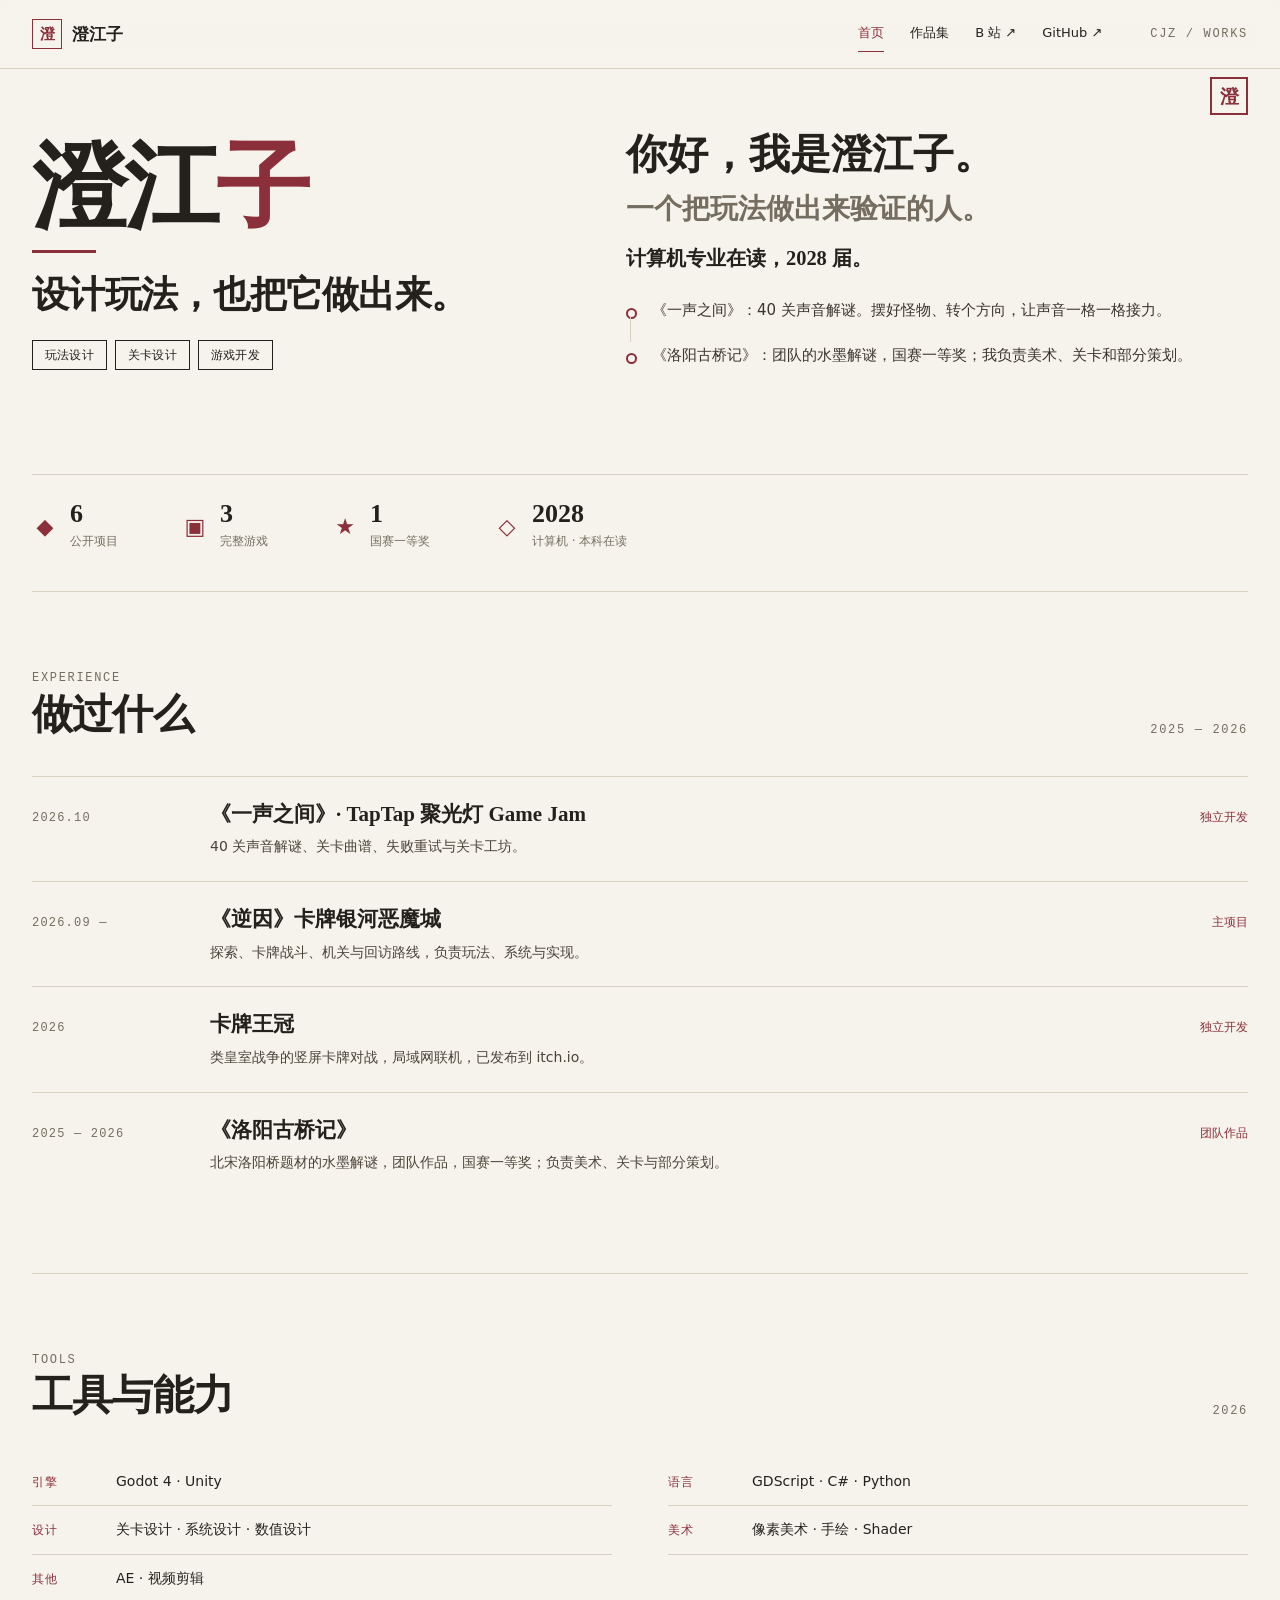
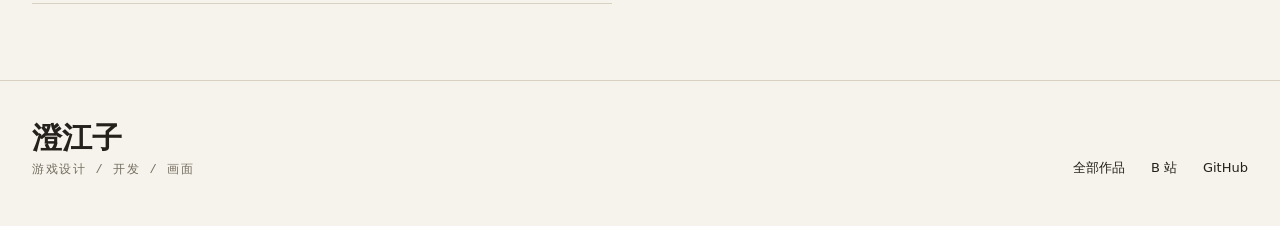
<file: index.html>
<!doctype html><html lang="zh-CN"><head>
<meta charset="utf-8"><meta name="viewport" content="width=device-width, initial-scale=1">
<title>澄江子 · 作品集</title>
<meta name="theme-color" content="#f6f3ec">
<meta name="description" content="澄江子的作品：游戏设计、开发与画面。">
<link rel="icon" href="[data-uri]"><link rel="apple-touch-icon" href="[data-uri]">
<style>:root{--paper:#f6f3ec;--paper-2:#efe9dc;--ink:#24211c;--soft:#746d60;--line:#d8d1c2;--red:#8b2f3a;--serif:"Noto Serif SC","Songti SC",serif;--sans:"Noto Sans SC","PingFang SC",system-ui,sans-serif;--mono:ui-monospace,"Cascadia Mono",Consolas,monospace;--shell:min(1240px,calc(100% - 64px));}*{box-sizing:border-box;}html{scroll-behavior:smooth;}body{margin:0;background:var(--paper);color:var(--ink);font-family:var(--sans);font-size:16px;line-height:1.7;-webkit-font-smoothing:antialiased;}img{max-width:100%;display:block;}a{color:inherit;}button{font:inherit;color:inherit;}.shell{width:var(--shell);margin-inline:auto;}.mono{font-family:var(--mono);font-size:12px;letter-spacing:.14em;text-transform:uppercase;color:var(--soft);}.site-header{position:sticky;top:0;z-index:40;background:color-mix(in srgb,var(--paper) 92%,transparent);backdrop-filter:blur(8px);border-bottom:1px solid var(--line);}.header-inner{display:flex;align-items:center;gap:28px;min-height:68px;}.brand{display:flex;align-items:center;gap:10px;text-decoration:none;font:600 17px/1 var(--serif);}.brand-seal{display:grid;place-items:center;width:30px;height:30px;border:1px solid var(--red);color:var(--red);font-size:15px;}.nav{display:flex;gap:26px;margin-left:auto;font-size:13px;}.nav a{text-decoration:none;padding-block:6px;border-bottom:1px solid transparent;}.nav a:hover,.nav a[aria-current="page"]{border-color:var(--red);color:var(--red);}.header-code{margin-left:20px;}.menu-btn{display:none;margin-left:auto;border:1px solid var(--line);background:transparent;padding:8px 12px;font-size:12px;}.hero{display:grid;grid-template-columns:minmax(0,.92fr) minmax(0,1.08fr);gap:64px;padding-block:64px 40px;align-items:end;}.hero-left{display:flex;flex-direction:column;justify-content:flex-end;gap:18px;}.hero-name{margin:0;font:700 clamp(56px,7.4vw,104px)/0.92 var(--serif);letter-spacing:-.03em;}.hero-name em{font-style:normal;color:var(--red);}.hero-title{margin:0;font:600 clamp(26px,2.9vw,42px)/1.28 var(--serif);letter-spacing:-.02em;}.tags{display:flex;flex-wrap:wrap;gap:8px;margin-top:4px;}.tag{padding:8px 12px;border:1px solid var(--ink);font:500 12px/1 var(--sans);letter-spacing:.02em;}.hero-right{display:flex;flex-direction:column;gap:16px;}.hero-welcome{font:700 clamp(26px,3.2vw,44px)/1.05 var(--serif);margin:0;}.hero-love{font:700 clamp(20px,2.2vw,30px)/1.2 var(--serif);margin:0;color:var(--soft);}.hero-lead{margin:0;font:600 clamp(17px,1.6vw,21px)/1.6 var(--serif);}.intro-list{list-style:none;margin:6px 0 0;padding:0;display:grid;gap:18px;}.intro-list li{position:relative;padding-left:26px;font-size:15px;line-height:1.85;color:#3b352c;}.intro-list li::before{content:"";position:absolute;left:0;top:11px;width:7px;height:7px;background:var(--paper);border:2px solid var(--red);border-radius:50%;}.intro-list li::after{content:"";position:absolute;left:4.5px;top:20px;bottom:-18px;width:1px;background:var(--line);}.intro-list li:last-child::after{display:none;}.stats{display:flex;flex-wrap:wrap;gap:28px 64px;margin-top:40px;padding-top:26px;border-top:1px solid var(--line);}.stat{display:flex;align-items:center;gap:12px;}.stat b{display:block;font:700 26px/1 var(--serif);}.stat span{display:block;font-size:12px;color:var(--soft);margin-top:4px;}.stat i{font-style:normal;font-size:22px;color:var(--red);width:26px;text-align:center;}.section{padding-block:76px;border-top:1px solid var(--line);}.section-head{display:flex;align-items:end;justify-content:space-between;gap:24px;margin-bottom:36px;}.section-head h2{margin:0;font:600 clamp(28px,3.2vw,44px)/1.25 var(--serif);letter-spacing:-.02em;}.section-head .mono{margin:0;}.section-intro{max-width:44em;color:#3b352c;margin:-14px 0 34px;}.exp-list{display:grid;gap:0;}.exp-row{display:grid;grid-template-columns:150px minmax(0,1fr) 190px;gap:28px;padding:22px 0;border-top:1px solid var(--line);align-items:baseline;}.exp-row:last-child{border-bottom:0;}.exp-row time{font-family:var(--mono);font-size:12px;letter-spacing:.1em;color:var(--soft);}.exp-row h3{margin:0;font:600 21px/1.45 var(--serif);}.exp-row p{margin:6px 0 0;font-size:14px;color:#4a4338;max-width:44em;}.exp-row .role{text-align:right;font-size:12px;color:var(--red);}.skills{display:grid;grid-template-columns:minmax(0,1fr) 280px;gap:36px;align-items:start;}.game-wrap{position:relative;border:1px solid var(--ink);background:#1f1c18;}#skill-canvas{display:block;width:100%;height:auto;aspect-ratio:16/8;background:#1f1c18;}.game-hud{position:absolute;inset:auto 0 0;display:flex;justify-content:space-between;padding:12px 14px;color:#f6f3ec;font:12px/1 var(--mono);letter-spacing:.12em;}.game-hint{margin:10px 0 0;font-size:12px;color:var(--soft);}.skill-list{list-style:none;margin:0;padding:0;display:grid;grid-template-columns:repeat(2,minmax(0,1fr));gap:0 56px;}.skill-list li{display:flex;gap:20px;align-items:baseline;padding:12px 0;border-bottom:1px solid var(--line);font-size:14px;}.skill-label{flex:0 0 64px;color:var(--red);font-size:12px;letter-spacing:.08em;}.skill-items{color:var(--ink);}.p3{--skew:-10deg;padding-block:72px 88px;overflow:hidden;}.p3-title{margin:0;font:700 clamp(52px,7vw,108px)/0.88 var(--serif);letter-spacing:-.045em;}.typewriter{margin:22px 0 0;font:600 clamp(24px,3.4vw,48px)/1.2 var(--serif);min-height:1.3em;}.typewriter em{font-style:normal;color:var(--red);}.p3-panel{margin-top:30px;padding:20px 0 0;background:transparent;border-top:2px solid var(--ink);max-width:46em;}.p3-panel>div{}.p3-panel p{margin:0 0 10px;font-size:15px;line-height:1.9;}.p3-panel p:last-child{margin-bottom:0;}.role-menu{display:grid;gap:16px;margin-top:44px;}.role-row{display:grid;grid-template-columns:92px minmax(0,1fr) auto;gap:28px;align-items:baseline;padding:22px 0;background:transparent;border-top:1px solid var(--line);text-decoration:none;transition:color .18s ease;}.role-row:last-child{border-bottom:1px solid var(--line);}.role-row>*{}.role-row:nth-child(2){margin-left:0;}.role-row:nth-child(3){margin-left:0;}.role-row:nth-child(4){margin-left:0;}.role-row:hover{color:var(--red);}.role-row .num{font:700 34px/1 var(--serif);color:var(--red);font-variant-numeric:tabular-nums;}.role-row h3{margin:0;font:600 24px/1.3 var(--serif);}.role-row p{margin:6px 0 0;font-size:13px;line-height:1.8;color:var(--soft);}.role-row:hover p,.role-row:hover .count{color:var(--soft);}.role-row .count{font-family:var(--mono);font-size:12px;letter-spacing:.1em;white-space:nowrap;}.part{padding-block:68px;border-top:2px solid var(--ink);}.part-alt{border-top-width:1px;border-top-style:solid;}.part-head{display:grid;grid-template-columns:90px minmax(0,1fr);gap:28px;margin-bottom:34px;}.part-head .num{display:grid;place-items:center;width:58px;height:58px;border:2px solid var(--red);color:var(--red);font:700 22px/1 var(--serif);font-variant-numeric:tabular-nums;}.part-head h2{margin:0;font:600 clamp(28px,3.4vw,46px)/1.2 var(--serif);letter-spacing:-.02em;}.part-head p{margin:8px 0 0;color:var(--soft);font-size:14px;max-width:46em;}.showcase{display:grid;grid-template-columns:minmax(0,1.55fr) minmax(0,1fr);grid-template-rows:repeat(2,minmax(0,1fr));gap:28px;align-items:stretch;}.showcase .card{display:grid;grid-template-columns:minmax(0,1fr);grid-template-rows:minmax(0,1fr) auto;min-width:0;}.showcase .card-visual{aspect-ratio:auto;height:100%;width:100%;min-width:0;}.showcase .card-visual img{width:100%;height:100%;}.showcase .card-feature{grid-row:1 / span 2;}.showcase-stack{display:contents;}.showcase-stack{display:grid;gap:28px;}.card{display:block;text-decoration:none;}.card-visual{display:block;position:relative;overflow:hidden;background:#ded7c8;}.card-visual img{width:100%;height:100%;object-fit:cover;transition:transform .6s cubic-bezier(.16,1,.3,1);}.card:hover .card-visual img{transform:scale(1.03);}.card-feature .card-visual{aspect-ratio:16/10;}.card-small .card-visual{aspect-ratio:16/10;}.card-body{padding:16px 0 0;}.card-meta{display:flex;gap:12px;font-family:var(--mono);font-size:12px;letter-spacing:.1em;color:var(--soft);text-transform:uppercase;}.card-body h3{margin:8px 0 0;font:600 24px/1.35 var(--serif);}.card:hover h3{color:var(--red);}.card-body p{margin:8px 0 0;font-size:14px;color:#4a4338;max-width:40em;}.card-role{font-size:12px;color:var(--soft);margin-top:10px;}.card-open{display:flex;align-items:center;justify-content:space-between;gap:20px;margin-top:14px;padding-top:12px;border-top:1px solid var(--line);font-size:12px;}.card-open .mono{color:var(--ink);font-family:var(--sans);font-size:12px;letter-spacing:0;text-transform:none;}.grid{display:grid;grid-template-columns:repeat(2,minmax(0,1fr));gap:34px 28px;}.grid-3{display:grid;grid-template-columns:repeat(3,minmax(0,1fr));gap:30px 24px;}.project-hero{padding:36px 0 40px;border-bottom:4px solid var(--ink);}.back{display:inline-flex;align-items:center;gap:8px;text-decoration:none;font:11px/1 var(--mono);letter-spacing:.14em;color:var(--soft);}.back:hover{color:var(--red);}.badges{display:flex;gap:10px;margin:26px 0 0;}.badge{padding:8px 10px;border:2px solid var(--ink);font:700 11px/1 var(--mono);letter-spacing:.12em;}.project-hero-grid{display:grid;grid-template-columns:minmax(0,1fr) minmax(0,1.05fr);gap:56px;align-items:center;margin-top:22px;}.project-hero h1{margin:0;font:700 clamp(40px,5vw,72px)/1.08 var(--serif);letter-spacing:-.03em;}.project-hero .role-tags{margin-top:22px;}.project-cover{border:1px solid var(--ink);background:#ded7c8;}.project-cover img{width:100%;aspect-ratio:16/10;object-fit:cover;}.project-links{display:flex;gap:18px;margin-top:24px;flex-wrap:wrap;}.project-links a{display:inline-flex;gap:10px;align-items:center;padding:10px 16px;border:1px solid var(--ink);text-decoration:none;font-size:13px;}.project-links a:hover{background:var(--ink);color:var(--paper);}.meta-strip{display:grid;grid-template-columns:repeat(4,minmax(0,1fr));gap:20px;padding:22px 0;margin-top:26px;border-top:1px solid var(--line);border-bottom:1px solid var(--line);}.meta-strip dt{font-family:var(--mono);font-size:12px;letter-spacing:.12em;color:var(--soft);margin-bottom:6px;}.meta-strip dd{margin:0;font-size:14px;}.project-body{display:grid;grid-template-columns:190px minmax(0,1fr);gap:56px;padding-block:60px;align-items:start;}.project-rail{position:sticky;top:96px;display:grid;gap:6px;}.project-rail a{padding:9px 12px;border-left:1px solid var(--line);text-decoration:none;font-size:13px;color:var(--soft);}.project-rail a[aria-current]{color:var(--red);border-color:var(--red);}.project-article>section{padding-bottom:46px;margin-bottom:40px;border-bottom:1px solid var(--line);scroll-margin-top:96px;}.project-article h2{margin:0 0 18px;font:600 clamp(24px,2.6vw,34px)/1.3 var(--serif);}.project-article p{margin:0 0 16px;max-width:46em;}.points{margin:14px 0 0;padding-left:20px;}.points li{margin-bottom:8px;font-size:15px;line-height:1.85;}.case-item{display:grid;gap:16px;padding:24px 0;border-top:1px solid var(--line);}.case-item .mono{color:var(--red);}.case-item h3{margin:6px 0 0;font:600 24px/1.4 var(--serif);}.case-item figure{margin:8px 0 0;}.case-item img{width:100%;border:1px solid var(--line);}.case-item figcaption{margin-top:8px;font-size:12px;color:var(--soft);}.gallery{display:grid;grid-template-columns:repeat(2,minmax(0,1fr));gap:20px;}.gallery figure{margin:0;}.gallery figure:only-child{grid-column:1 / -1;}.gallery img{width:100%;border:1px solid var(--line);}.gallery figcaption{margin-top:8px;font-size:12px;color:var(--soft);}.next-project{display:grid;grid-template-columns:minmax(0,1fr) 260px;gap:40px;align-items:center;padding-block:56px;border-top:1px solid var(--ink);text-decoration:none;}.next-project .mono{color:var(--soft);}.next-project strong{display:block;font:700 clamp(32px,4vw,56px)/1.1 var(--serif);margin-top:10px;}.next-project:hover strong{color:var(--red);}.next-project img{width:100%;border:1px solid var(--ink);aspect-ratio:16/10;object-fit:cover;}.site-footer{border-top:1px solid var(--line);padding-block:40px 46px;}.footer-inner{display:flex;flex-wrap:wrap;gap:24px;align-items:end;justify-content:space-between;}.footer-name{font:700 30px/1.1 var(--serif);}.footer-links{display:flex;gap:26px;font-size:13px;}.footer-links a{text-decoration:none;border-bottom:1px solid transparent;}.footer-links a:hover{border-color:var(--red);color:var(--red);}@media (max-width:1080px){:root{--shell:min(1240px,calc(100% - 44px));}.hero{grid-template-columns:1fr;gap:36px;padding-block:44px 30px;}.hero-name{font-size:clamp(52px,10vw,84px);}.stats{gap:22px 40px;}.skills{grid-template-columns:1fr;}.project-hero-grid{grid-template-columns:1fr;gap:30px;}.project-body{grid-template-columns:1fr;gap:28px;}.project-rail{position:static;display:flex;flex-wrap:wrap;gap:8px;}.project-rail a{border:1px solid var(--line);}.grid-3{grid-template-columns:repeat(2,minmax(0,1fr));}.exp-row{grid-template-columns:120px minmax(0,1fr);}.exp-row .role{grid-column:2;text-align:left;}}@media (max-width:760px){:root{--shell:calc(100% - 32px);}.nav{display:none;}.nav.is-open{display:flex;position:absolute;inset:68px 0 auto;flex-direction:column;gap:0;background:var(--paper);border-bottom:1px solid var(--line);padding:8px 16px 14px;}.nav.is-open a{padding:12px 0;border-bottom:1px solid var(--line);}.header-code{display:none;}.menu-btn{display:block;}.p3-title{font-size:46px;}.role-row{grid-template-columns:56px minmax(0,1fr);gap:12px;padding:16px;}.role-row .num{font-size:32px;}.role-row:nth-child(2),.role-row:nth-child(3),.role-row:nth-child(4){margin-left:0;}.role-row .count{grid-column:2;}.part-head{grid-template-columns:56px minmax(0,1fr);gap:14px;}.part-head .num{font-size:34px;}.showcase{grid-template-columns:1fr;}.grid,.grid-3,.gallery{grid-template-columns:1fr;}.meta-strip{grid-template-columns:repeat(2,minmax(0,1fr));}.next-project{grid-template-columns:1fr;}.p3-panel{padding:18px 20px;}.section{padding-block:52px;}}@media (max-width:760px){.p3{--skew:-4deg;}.p3-title{font-size:44px;}}@media (max-width:760px){.showcase{grid-template-rows:auto;}.showcase .card-feature{grid-row:auto;}.showcase .card-visual{aspect-ratio:16 / 10;height:auto;}}.grid-2{display:grid;grid-template-columns:repeat(2,minmax(0,1fr));gap:34px 28px;}.grid-2 .card-feature{grid-column:1 / -1;}.grid-2 .card-feature .card-visual{aspect-ratio:16 / 9;}.grid-2 .card{display:block;}@media (max-width:760px){.grid-2{grid-template-columns:1fr;}}@media (max-width:760px){.skill-list{grid-template-columns:1fr;}}.seal-mark{display:grid;place-items:center;width:38px;height:38px;border:2px solid var(--red);color:var(--red);font:600 19px/1 var(--serif);}.hero-seal{position:absolute;top:8px;right:0;}.hero{position:relative;}.vlabel{writing-mode:vertical-rl;letter-spacing:.5em;font:11px/1 var(--mono);color:var(--soft);text-transform:none;}.p3-wrap{position:relative;}.p3-vlabel{position:absolute;right:0;top:6px;}@media (max-width:760px){.hero-seal,.p3-vlabel{display:none;}}.hero-name::after{content:"";display:block;width:64px;height:3px;margin-top:18px;background:var(--red);}.p3-wrap::after{content:"澄";position:absolute;left:0;top:-56px;font:700 260px/1 var(--serif);color:var(--red);opacity:.045;pointer-events:none;z-index:0;}.p3-wrap>*{position:relative;z-index:1;}@media (max-width:760px){.part-head .num{width:46px;height:46px;font-size:18px;}.p3-wrap::after{font-size:150px;top:-30px;}}.scroll-progress{position:fixed;top:0;left:0;right:0;height:2px;background:var(--red);transform:scaleX(0);transform-origin:0 50%;z-index:60;pointer-events:none;}[data-reveal]{opacity:0;transform:translateY(16px);transition:opacity .6s cubic-bezier(.16,1,.3,1),transform .6s cubic-bezier(.16,1,.3,1);}[data-reveal].is-in{opacity:1;transform:none;}@media (prefers-reduced-motion:reduce){[data-reveal]{opacity:1;transform:none;transition:none;}}.view[hidden]{display:none}.scroll-progress{position:fixed;top:0;left:0;right:0;height:2px;background:var(--red);transform:scaleX(0);transform-origin:0 50%;z-index:60;pointer-events:none}.view.is-entering{animation:viewIn .42s cubic-bezier(.16,1,.3,1) both}@keyframes viewIn{from{opacity:0;transform:translateY(12px)}to{opacity:1;transform:none}}[data-reveal]{opacity:0;transform:translateY(16px);transition:opacity .6s cubic-bezier(.16,1,.3,1),transform .6s cubic-bezier(.16,1,.3,1)}[data-reveal].is-in{opacity:1;transform:none}@media (prefers-reduced-motion:reduce){.view.is-entering{animation:none}[data-reveal]{opacity:1;transform:none;transition:none}}.ink-layer{position:fixed;inset:0;z-index:25;pointer-events:none;mix-blend-mode:multiply;opacity:.9;transition:opacity .3s ease}.ink-toggle{position:fixed;right:18px;bottom:18px;z-index:70;padding:8px 14px;border:1px solid var(--line);background:var(--paper);color:var(--soft);font:12px/1.4 var(--sans);cursor:pointer}.ink-toggle[aria-pressed=true]{color:var(--ink);border-color:var(--ink)}.route-wipe{position:fixed;inset:0;z-index:80;pointer-events:none;opacity:0}[data-tilt]{transition:transform .45s cubic-bezier(.16,1,.3,1);will-change:transform}</style></head>
<body data-page="spa"><div class="scroll-progress" aria-hidden="true"></div><header class="site-header"><div class="shell header-inner">
<a class="brand" href="#/"><span class="brand-seal">澄</span><span>澄江子</span></a>
<button class="menu-btn" type="button" aria-expanded="false" aria-controls="nav">菜单 ＋</button>
<nav class="nav" id="nav" aria-label="主导航">
<a href="#/" data-nav="home">首页</a>
<a href="#/portfolio" data-nav="portfolio">作品集</a>
<a href="https://space.bilibili.com/3546837751433581" target="_blank" rel="noopener noreferrer">B 站 ↗</a>
<a href="https://github.com/chengjiang-zi" target="_blank" rel="noopener noreferrer">GitHub ↗</a>
</nav>
<span class="header-code mono">CJZ / WORKS</span>
</div></header>
<main>
<div class="view" id="view-home">
  <section class="hero shell">
    <span class="seal-mark hero-seal" aria-hidden="true">澄</span>
    <div class="hero-left">
      <h1 class="hero-name" id="hero-name">澄江子</h1>
      <h2 class="hero-title" id="hero-title"></h2>
      <div class="tags" id="tags"></div>
    </div>
    <div class="hero-right">
      <p class="hero-welcome" id="hero-welcome"></p>
      <p class="hero-love" id="hero-love"></p>
      <p class="hero-lead" id="hero-lead"></p>
      <ul class="intro-list" id="intro-list"></ul>
    </div>
    <div class="stats" id="stats" style="grid-column:1/-1"></div>
  </section>

  <section class="section shell" id="experience">
    <div class="section-head">
      <div>
        <p class="mono">EXPERIENCE</p>
        <h2>做过什么</h2>
      </div>
      <p class="mono">2025 — 2026</p>
    </div>
    <div class="exp-list" id="exp-list"></div>
  </section>
  <section class="section shell" id="skills">
    <div class="section-head">
      <div>
        <p class="mono">TOOLS</p>
        <h2>工具与能力</h2>
      </div>
      <p class="mono">2026</p>
    </div>
    <ul class="skill-list" id="skill-list"></ul>
  </section>
</div>
<div class="view" id="view-portfolio" hidden>
  <section class="p3 shell p3-wrap">
    <span class="vlabel p3-vlabel" aria-hidden="true">作品集 · 2026</span>
    <h1 class="p3-title" id="p3-title">作品集</h1>
    <div class="p3-panel"><div id="p3-lead"></div></div>
    <nav class="role-menu" id="role-menu" aria-label="作品分区"></nav>
  </section>

  <div id="parts"></div>
  <div id="all-projects"></div>
</div>
<div class="view" id="view-project" hidden>
  <section class="project-hero">
    <div class="shell">
      <a class="back" href="portfolio.html"><span aria-hidden="true">←</span> 返回作品集</a>
      <div class="badges" id="badges"></div>
      <div class="project-hero-grid">
        <div>
          <h1 id="project-title"></h1>
          <p class="hero-lead" id="project-summary" style="margin-top:20px"></p>
          <div class="tags role-tags" id="role-tags"></div>
          <div class="project-links" id="project-links"></div>
        </div>
        <figure class="project-cover" style="margin:0">
          <img id="project-cover" src="assets/betweencalls/level.webp" alt="项目封面" decoding="async">
        </figure>
      </div>
    </div>
  </section>

  <div class="shell">
    <dl class="meta-strip" id="meta"></dl>
  </div>

  <div class="project-body shell">
    <aside class="project-rail" id="rail" aria-label="本页内容"></aside>
    <article class="project-article">
      <section id="story"><h2>我做的部分</h2><div id="story-body"></div></section>
      <section id="cases"><h2>设计与实现</h2><div id="cases-body"></div></section>
      <section id="gallery"><h2>画面</h2><div class="gallery" id="gallery-body"></div></section>
    </article>
  </div>

  <a class="next-project shell" id="next" href="#">
    <div>
      <p class="mono">下一件作品</p>
      <strong id="next-title"></strong>
    </div>
    <img id="next-img" src="assets/cardcrown/battle.webp" alt="下一件作品封面" decoding="async">
  </a>
</div>
</main>
<footer class="site-footer"><div class="shell footer-inner">
<div><div class="footer-name">澄江子</div><p class="mono" style="margin:6px 0 0">游戏设计 / 开发 / 画面</p></div>
<div class="footer-links"><a href="#/portfolio">全部作品</a><a href="https://space.bilibili.com/3546837751433581" target="_blank" rel="noopener noreferrer">B 站</a><a href="https://github.com/chengjiang-zi" target="_blank" rel="noopener noreferrer">GitHub</a></div>
</div></footer>
<script>const e={name:"澄江子",english:"CHENGJIANGZI",title:"设计玩法，也把它做出来。",roles:["玩法设计","关卡设计","游戏开发"],welcome:"你好，我是澄江子。",love:"一个把玩法做出来验证的人。",lead:"计算机专业在读，2028 届。",intro:["《一声之间》：40 关声音解谜。摆好怪物、转个方向，让声音一格一格接力。","《洛阳古桥记》：团队的水墨解谜，国赛一等奖；我负责美术、关卡和部分策划。"],stats:[{icon:"◆",value:"6",label:"公开项目"},{icon:"▣",value:"3",label:"完整游戏"},{icon:"★",value:"1",label:"国赛一等奖"},{icon:"◇",value:"2028",label:"计算机 · 本科在读"}],links:[{label:"B 站主页",url:"https://space.bilibili.com/3546837751433581"},{label:"GitHub",url:"https://github.com/chengjiang-zi"}]},t=[{time:"2026.10",title:"《一声之间》· TapTap 聚光灯 Game Jam",desc:"40 关声音解谜、关卡曲谱、失败重试与关卡工坊。",role:"独立开发"},{time:"2026.09 —",title:"《逆因》卡牌银河恶魔城",desc:"探索、卡牌战斗、机关与回访路线，负责玩法、系统与实现。",role:"主项目"},{time:"2026",title:"卡牌王冠",desc:"类皇室战争的竖屏卡牌对战，局域网联机，已发布到 itch.io。",role:"独立开发"},{time:"2025 — 2026",title:"《洛阳古桥记》",desc:"北宋洛阳桥题材的水墨解谜，团队作品，国赛一等奖；负责美术、关卡与部分策划。",role:"团队作品"}],a=[{label:"引擎",items:"Godot 4 · Unity"},{label:"语言",items:"GDScript · C# · Python"},{label:"设计",items:"关卡设计 · 系统设计 · 数值设计"},{label:"美术",items:"像素美术 · 手绘 · Shader"},{label:"其他",items:"AE · 视频剪辑"}],n={betweencalls:{id:"betweencalls",title:"一声之间",en:"BETWEEN CALLS",order:"02",category:"game",badge:"游戏",year:"2026",engine:"Godot 4.6",status:"Game Jam 作品",summary:"摆放、转动小怪物，让声音传递，叫醒伙伴。",role:"独立构思并推进：玩法、关卡与体验设计；代码和素材由 AI 协助制作。",cover:"assets/betweencalls/level.webp",images:[{src:"assets/betweencalls/home.webp",caption:"主界面 · 不同怪物对应不同音高"},{src:"assets/betweencalls/level.webp",caption:"关卡 · 玩家通过摆放和转向安排声路"}],links:[{label:"观看项目演示",url:"https://www.bilibili.com/video/BV1apxw6xEGd/"}],note:"40 关，四首旋律的七张曲谱。",story:"一款音乐解谜游戏。声音按节拍传播，一格一拍；每个怪物对应一个音高，解谜的路线走通时，也会组成一段旋律。",points:["第一关不要求摆放或转向，先让玩家观察声音怎么走。","后续关卡加入中转怪物，用撞墙的失败反馈让玩家理解转向。","失败时音量渐降、随后自动重来，减少重新开始的操作。"],cases:[{label:"01 / TUTORIAL",title:"先听，再动手",text:"第一关不要求玩家摆放或转向。按下播放后，声音从一个怪物传到另一个怪物，先让玩家观察声音如何移动、伙伴如何回应。",image:"assets/betweencalls/home.webp",caption:"不同怪物对应不同音高"},{label:"02 / DIRECTION",title:"下一声去哪里",text:"后续关卡加入中转怪物。玩家观察箭头与音波的方向，尝试转向，再播放确认声音能否到达目标。初始方向撞墙，失败本身成为教学。",image:"assets/betweencalls/level.webp",caption:"玩家通过摆放和转向安排声路"},{label:"03 / RHYTHM",title:"让解谜有节拍",text:"音波走过一格的时间与怪物回应时间保持一致。每个怪物对应一个音高，声音沿路线接力时，也能组成旋律。"},{label:"04 / FEEDBACK",title:"失败后再试一次",text:"声音撞到障碍后，音量变化提示这次尝试结束，关卡随后自动重来。场景中的花草、太阳和云朵也能回应点击。"}]},cardcrown:{id:"cardcrown",title:"卡牌王冠",en:"CARD CROWN",order:"03",category:"game",badge:"游戏",year:"2026",engine:"Godot 4.6.1",status:"已发布",summary:"竖屏卡牌对战，16 张字牌风格卡牌。",role:"独立开发：规则、程序与联机实现。",cover:"assets/cardcrown/battle.webp",fit:"contain",bg:"#19112d",images:[{src:"assets/cardcrown/deck.webp",caption:"卡组"},{src:"assets/cardcrown/shop.webp",caption:"商店"}],links:[{label:"观看视频",url:"https://www.bilibili.com/video/BV1G5YF6zEUZ/"},{label:"发布页",url:"https://chengjiangzi.itch.io/card-crown"}],note:"玩法参考《皇室战争》。",story:"使用 Godot 4.6.1、C# 与 GDScript，支持局域网对战、单机人机和闯关。主机负责判定，客户端接收状态快照并对远端单位做插值。",points:["圣水、卡组循环与攻防节奏共同决定出牌时机。","主机判定 + 状态快照 + 插值，处理联机一致性。"],cases:[{label:"01 / MATCH",title:"对局节奏",text:"圣水恢复速度、卡组循环与攻防交换构成对局节奏。复刻时对照原作记录了不同阶段的出牌时机，再调自己的参数。",image:"assets/cardcrown/battle.webp",caption:"对局画面"},{label:"02 / NETWORK",title:"联机一致性",text:"主机负责判定，客户端接收状态快照，对远端单位做插值；异常输入与断线时回退到单机流程。",image:"assets/cardcrown/deck.webp",caption:"卡组与对局信息"}]},luoyang:{id:"luoyang",title:"洛阳古桥记",en:"LUOYANG BRIDGE",order:"01",category:"game",badge:"游戏 · 美术",year:"2025",engine:"Unity",status:"国赛一等奖",summary:"以北宋洛阳桥建造为题材的水墨解谜游戏。",role:"负责美术、关卡设计和部分策划。",cover:"assets/luoyang/zhuli.webp",images:[{src:"assets/luoyang/fuyun.webp",caption:"浮运架梁"},{src:"assets/luoyang/guanka.webp",caption:"关卡选择"},{src:"assets/luoyang/shiji.webp",caption:"万安渡街市"}],links:[],note:"团队作品。",story:"团队使用 Unity 制作。把种蛎固基、浮运架梁等造桥工序拆成玩家可操作的步骤，工匠对话承担关卡提示。",points:["关卡：把古代造桥工序拆成可操作步骤。","提示：用工匠对话承担教学，而不是弹窗说明。","美术：水墨场景与整体视觉统一。"],cases:[{label:"01 / LEVEL",title:"把工序做成关卡",text:"种蛎固基、浮运架梁这些真实工序，被拆成玩家能操作的几个步骤；每一步对应一个清晰的失败条件。",image:"assets/luoyang/zhuli.webp",caption:"种蛎固基"},{label:"02 / HINT",title:"用对话给提示",text:"提示放在工匠对话里，玩家在场景中自然获得线索，不打断操作。",image:"assets/luoyang/guanka.webp",caption:"关卡选择"}]},jingban:{id:"jingban",title:"鲸伴",en:"JINGBAN DESKTOP",order:"04",category:"technical",badge:"软件 · AI",year:"2026",engine:"Electron / PixiJS",status:"开源 Beta",summary:"让大肥鱼住进桌面：能记住你、能通话，也陪你敲键盘。",role:"独立开发：产品设计、模块整合与桌面端实现；Live2D、语音、记忆等组件来自开源项目。",cover:"assets/jingban/cover.webp",fit:"contain",bg:"#dfe4ef",images:[{src:"assets/jingban/memory.webp",caption:"记忆 · 示意场景"},{src:"assets/jingban/call.webp",caption:"通话 · 示意场景"},{src:"assets/jingban/fish.webp",caption:"键鼠联动"}],links:[{label:"观看演示",url:"https://www.bilibili.com/video/BV1XP436HEvW/"},{label:"GitHub",url:"https://github.com/chengjiang-zi/jingban-desktop"}],note:"演示视频含示意场景；组件版权归各自作者。",story:"Windows 桌面陪伴应用，MIT 开源。Electron 与 PixiJS 渲染 Live2D 角色；本地语音识别与合成、Mem0 记忆分别配置。",points:["透明置顶角色，眼睛与头部跟随鼠标。","记忆可查看、修改、删除和导出。","本地接口带令牌校验，可被外部助手接管。"],cases:[{label:"01 / PRODUCT",title:"拆成可配置的模块",text:"语音、识别、记忆、角色素材分别配置，任一项不可用时应用仍能启动。",image:"assets/jingban/config.webp",caption:"各项服务分别配置"},{label:"02 / MEMORY",title:"记忆要能改",text:"记忆可查看、修改、删除与导出；熟悉度随时间增长，而不是一次性写死。",image:"assets/jingban/memory.webp",caption:"聊过的事，下次接着聊 · 示意场景"}]},douyin:{id:"douyin",title:"抖音媒体库仪表盘",en:"MEDIA LIBRARY",order:"05",category:"technical",badge:"软件",year:"2026",engine:"Python / Web",status:"个人工具",summary:"保存关注作者的作品，在本地查看、筛选和补缺。",role:"独立开发：数据同步、下载、本地索引和看板界面。",cover:"assets/douyin/overview-demo.webp",fit:"contain",bg:"#111217",images:[{src:"assets/douyin/overview-demo.webp",caption:"总览界面 · 演示数据"}],links:[],note:"画面使用演示数据。",story:"Python 本地服务与单页界面。媒体文件和索引分别保存，支持按作者查看、视频与图文筛选、单作者同步。",points:["同步：按作者拉取作品，看板显示进度与日志。","查找：按作者、视频、图文筛选。","状态：把「平台已下架」和「本地缺文件」拆成两种状态。"],cases:[{label:"01 / SYNC",title:"同步与进度",text:"关注名单、按作者同步、进度与日志分开展示，失败可单独重试。",image:"assets/douyin/overview-demo.webp",caption:"总览界面 · 演示数据"},{label:"02 / STATE",title:"两种缺失",text:"平台下架和本地缺文件是两件事，混在一起就无法判断该重新下载还是放弃。",image:"assets/douyin/overview-demo.webp",caption:"状态区分"}]},stonehearts:{id:"stonehearts",title:"石心十人 · 开场预告片",en:"STONEHEARTS TEASER",order:"06",category:"art",badge:"美术 · 演出",year:"2026",engine:"Godot 4.6",status:"同人 · 制作中",summary:"用 Godot 实时渲染的像素档案墙，为「石心十人」做的一段开场演出。",role:"独立完成实时渲染管线、宝石材质与切片演出、音画卡点与混音；角色立绘与设定版权归 miHoYo 所有。",cover:"assets/stonehearts/cover.webp",images:[{src:"assets/stonehearts/light.webp",caption:"砂金 · No.05"},{src:"assets/stonehearts/grind.webp",caption:"雕琢"},{src:"assets/stonehearts/end.webp",caption:"落版"}],links:[],note:"非商业同人作品，角色版权归 miHoYo。",story:"320×180 SubViewport 配最近邻放大出像素质感；十位角色各有一枚用 hull 网格实时生成的迷你宝石；色彩四级量化 + 扁平法线做出切面感。",points:["管线：320×180 视口 + 最近邻放大，UI 独立层。","宝石：hull JSON → ArrayMesh，扁平法线 + 四级色带。","演出：视觉与音效共用一条时间轴。"],cases:[{label:"01 / PIPELINE",title:"先定像素，再做画面",text:"整个 3D 画面画在 320×180 的 SubViewport 里，再以最近邻放大到 1080p；UI 走独立 CanvasLayer 保持清晰。",image:"assets/stonehearts/cover.webp",caption:"档案墙"},{label:"02 / FACET",title:"宝石不是建模，是算出来的",text:"每枚迷你宝石从 hull JSON 生成 ArrayMesh，用扁平法线和 cull_disabled 让每个面亮出自己的色阶。",image:"assets/stonehearts/grind.webp",caption:"研磨：面片逐层细化"},{label:"03 / TIMELINE",title:"音画共用一条时间轴",text:"视觉事件与声音事件共用时间点，改动一处两边都动。",image:"assets/stonehearts/end.webp",caption:"落版定格"}]}},i=["luoyang","betweencalls","cardcrown","jingban","douyin","stonehearts"],o=[{id:"game",num:"01",title:"游戏制作",desc:"玩法、关卡与完整体验。",feature:"luoyang",items:["betweencalls","cardcrown"],notes:{luoyang:"国赛一等奖 · 把造桥工序拆成可操作步骤。",betweencalls:"把教学写进关卡顺序里。",cardcrown:"对局节奏与联机规则。"}},{id:"software",num:"02",title:"软件开发",desc:"桌面应用与本地工具。",layout:"grid",items:["jingban","douyin"],notes:{jingban:"Electron + Live2D，模块可配置。",douyin:"本地服务 + 索引，两种缺失状态分开。"}},{id:"art",num:"03",title:"美术设计",desc:"画面、材质与演出。",layout:"grid",items:["luoyang","stonehearts"],notes:{luoyang:"水墨视觉与关卡氛围。",stonehearts:"320×180 视口、宝石 Shader、音画卡点。"}}];(()=>{let e,t,a=0,n=null,i=!0,o=!1;const s=[],r=[];let l=null;const c=matchMedia("(prefers-reduced-motion: reduce)"),d=matchMedia("(hover: none)");function p(){if(!e)return;const a=Math.min(2,devicePixelRatio||1);e.width=innerWidth*a,e.height=innerHeight*a,e.style.width=innerWidth+"px",e.style.height=innerHeight+"px",t.setTransform(a,0,0,a,0,0)}function m(e){if(!i)return;const t={x:e.clientX,y:e.clientY},a=l?Math.hypot(t.x-l.x,t.y-l.y):0,n=Math.min(6,1+Math.round(a/14)),o=l||t;for(let e=1;e<=n;e++){const i=e/n,r=o.x+(t.x-o.x)*i,l=o.y+(t.y-o.y)*i,c=9+Math.min(16,.12*a)+7*Math.random();s.push({x:r,y:l,r:c,a:.045+.035*Math.random()}),Math.random()<.18&&s.push({x:r+26*(Math.random()-.5),y:l+26*(Math.random()-.5),r:4+6*Math.random(),a:.05})}l=t,s.length>320&&s.splice(0,s.length-320)}function u(e){i&&r.push({x:e.clientX,y:e.clientY,r:6,a:.5})}function g(){if(!t)return;const e=innerWidth,n=innerHeight;t.globalCompositeOperation="destination-out",t.fillStyle="rgba(0,0,0,0.055)",t.fillRect(0,0,e,n),t.globalCompositeOperation="source-over";for(let e=s.length-1;e>=0;e--){const a=s[e];if(a.a*=.986,a.a<.004){s.splice(e,1);continue}const n=t.createRadialGradient(a.x,a.y,0,a.x,a.y,a.r);n.addColorStop(0,"rgba(30,26,20,"+a.a+")"),n.addColorStop(.55,"rgba(30,26,20,"+.45*a.a+")"),n.addColorStop(1,"rgba(30,26,20,0)"),t.fillStyle=n,t.beginPath(),t.arc(a.x,a.y,a.r,0,2*Math.PI),t.fill()}for(let e=r.length-1;e>=0;e--){const a=r[e];a.r+=2.6,a.a*=.972,a.a<.01?r.splice(e,1):(t.strokeStyle="rgba(139,47,58,"+a.a+")",t.lineWidth=1.4,t.beginPath(),t.arc(a.x,a.y,a.r,0,2*Math.PI),t.stroke(),t.strokeStyle="rgba(139,47,58,"+.4*a.a+")",t.beginPath(),t.arc(a.x,a.y,.62*a.r,0,2*Math.PI),t.stroke())}a=requestAnimationFrame(g)}function h(){n&&(n.textContent=i?"关闭水墨":"开启水墨",n.setAttribute("aria-pressed",String(i)))}function b(){i=!i,e.style.opacity=i?"":"0",h();try{localStorage.setItem("cjz-ink",i?"1":"0")}catch(e){}}window.CJZInk={mount:function(){if(!o){o=!0,i=!0;try{"0"===localStorage.getItem("cjz-ink")&&(i=!1)}catch(e){}e=document.createElement("canvas"),e.className="ink-layer",e.setAttribute("aria-hidden","true"),document.body.appendChild(e),t=e.getContext("2d"),p(),addEventListener("resize",p),n=document.createElement("button"),n.type="button",n.className="ink-toggle",n.addEventListener("click",b),document.body.appendChild(n),h(),d.matches||c.matches?(e.style.display="none",n.style.display="none"):(addEventListener("pointermove",m,{passive:!0}),addEventListener("pointerdown",u,{passive:!0}),g())}},unmount:function(){o&&(o=!1,cancelAnimationFrame(a),a=0,removeEventListener("pointermove",m),removeEventListener("pointerdown",u),removeEventListener("resize",p),s.length=0,r.length=0,e?.remove(),n?.remove(),e=t=n=null,l=null)}}})(),(()=>{const e=matchMedia("(prefers-reduced-motion: reduce)"),t=matchMedia("(hover: none)"),a=()=>e.matches||t.matches;let n=null,i=!1;function o(){a()||i||(i=!0,requestAnimationFrame(()=>{const e=document.querySelector("#view-project .project-cover img");if(e){const t=e.getBoundingClientRect();if(t.bottom>0&&t.top<innerHeight){const a=(innerHeight-t.top)/(innerHeight+t.height);e.style.transform="scale(1.04) translateY("+(-10*a).toFixed(1)+"px)"}}i=!1}))}addEventListener("scroll",o,{passive:!0}),window.CJZMotion={tilt:function(e){a()||e.querySelectorAll("[data-tilt]").forEach(e=>{if(e.dataset.tiltBound)return;e.dataset.tiltBound="1";const t=e.querySelector("img")||e;let a=0,n=0,i=0;const o=()=>{a=0,e.style.transform="perspective(900px) rotateX("+i.toFixed(2)+"deg) rotateY("+n.toFixed(2)+"deg) translateY(-2px)",t.style.transform="scale(1.03)"};e.addEventListener("pointermove",t=>{const s=e.getBoundingClientRect();n=5*((t.clientX-s.left)/s.width-.5),i=4*-((t.clientY-s.top)/s.height-.5),a||(a=requestAnimationFrame(o))},{passive:!0}),e.addEventListener("pointerleave",()=>{cancelAnimationFrame(a),a=0,e.style.transform="",t.style.transform=""}),e.addEventListener("focus",()=>{e.style.transform="translateY(-2px)"}),e.addEventListener("blur",()=>{e.style.transform=""})})},wipe:function(e){a()||(n||(n=document.createElement("div"),n.className="route-wipe",n.setAttribute("aria-hidden","true"),document.body.appendChild(n)),n.style.background=e||"#f6f3ec",n.animate([{opacity:1,clipPath:"inset(0 0 0 0)"},{opacity:1,clipPath:"inset(0 0 100% 0)",offset:.55},{opacity:1,clipPath:"inset(0 0 100% 0)"}],{duration:620,easing:"cubic-bezier(.16,1,.3,1)"}).finished.catch(()=>{}))},parallax:o}})(),(()=>{const s=e=>String(null==e?"":e).replace(/[&<>"']/g,e=>({"&":"&amp;","<":"&lt;",">":"&gt;",'"':"&quot;","'":"&#39;"}[e])),r=matchMedia("(prefers-reduced-motion: reduce)").matches,l=e=>document.querySelector(e),c=document.querySelector(".menu-btn"),d=document.querySelector(".nav");c&&d&&(c.addEventListener("click",()=>{const e=d.classList.toggle("is-open");c.setAttribute("aria-expanded",String(e))}),d.addEventListener("click",e=>{e.target.closest("a")&&d.classList.remove("is-open")}));const p={home:l("#view-home"),portfolio:l("#view-portfolio"),project:l("#view-project")},m=e=>{Object.entries(p).forEach(([t,a])=>{a.hidden=t!==e}),document.querySelectorAll(".nav a").forEach(t=>{const a="home"===t.dataset.nav,n="portfolio"===t.dataset.nav;"home"===e&&a||"home"!==e&&n?t.setAttribute("aria-current","page"):t.removeAttribute("aria-current")})};function u(){l("#hero-name").innerHTML=s(e.name.slice(0,-1))+"<em>"+s(e.name.slice(-1))+"</em>",l("#hero-title").textContent=e.title,l("#tags").innerHTML=e.roles.map(e=>'<span class="tag">'+s(e)+"</span>").join(""),l("#hero-welcome").textContent=e.welcome,l("#hero-love").textContent=e.love,l("#hero-lead").textContent=e.lead,l("#intro-list").innerHTML=e.intro.map(e=>"<li>"+s(e)+"</li>").join(""),l("#stats").innerHTML=e.stats.map(e=>'<div class="stat"><i>'+s(e.icon)+"</i><div><b>"+s(e.value)+"</b><span>"+s(e.label)+"</span></div></div>").join(""),l("#exp-list").innerHTML=t.map(e=>'<article class="exp-row"><time>'+s(e.time)+"</time><div><h3>"+s(e.title)+"</h3><p>"+s(e.desc)+'</p></div><p class="role">'+s(e.role)+"</p></article>").join(""),l("#skill-list").innerHTML=a.map(e=>'<li><span class="skill-label">'+s(e.label)+'</span><span class="skill-items">'+s(e.items)+"</span></li>").join("")}const g=(e,t,a)=>{const i=n[e];return'<a class="card '+("feature"===a?"card-feature":"card-small")+'" data-tilt href="#/project/'+s(e)+'"><span class="card-visual" style="background:'+s(i.bg||"#ded7c8")+'"><img src="'+s(i.cover)+'" alt="'+s(i.title)+'" loading="lazy" decoding="async" style="object-fit:'+s(i.fit||"cover")+'"></span><div class="card-body"><p class="card-meta"><span>'+s(i.badge)+"</span><span>"+s(i.year)+"</span></p><h3>"+s(i.title)+"</h3><p>"+s(t||i.summary)+'</p><p class="card-role">'+s(i.role)+'</p><span class="card-open"><span class="mono">查看项目</span><span aria-hidden="true">↗</span></span></div></a>'};let h=null;document.addEventListener("click",e=>{const t=e.target.closest("[data-scroll]");if(!t||t.closest("#rail"))return;const a=document.getElementById(t.dataset.scroll);a&&(e.preventDefault(),a.scrollIntoView({behavior:r?"auto":"smooth",block:"start"}))});const b=document.querySelector(".scroll-progress");let y=!1;const v=()=>{y||(y=!0,requestAnimationFrame(()=>{const e=document.documentElement.scrollHeight-innerHeight;b&&(b.style.transform="scaleX("+(e>0?Math.min(1,scrollY/e):0)+")"),y=!1}))};addEventListener("scroll",v,{passive:!0}),addEventListener("resize",v);let f=null;const w={home:[".hero-left",".hero-right",".stats","#experience .section-head",".exp-row","#skills .section-head",".skill-list li"],portfolio:[".p3-title",".p3-panel",".role-row",".part-head",".card"],project:[".project-hero .back",".project-hero h1",".project-hero .hero-lead","#role-tags",".project-links",".project-cover",".meta-strip > div",".project-article > section",".case-item",".gallery figure",".next-project"]};function x(e){const t=p[e];t.querySelectorAll("[data-reveal]").forEach(e=>{e.removeAttribute("data-reveal"),e.style.transitionDelay=""}),(w[e]||[]).forEach(e=>{t.querySelectorAll(e).forEach((e,t)=>{e.setAttribute("data-reveal",""),e.style.transitionDelay=Math.min(45*t,320)+"ms"})}),r||(t.classList.remove("is-entering"),t.offsetWidth,t.classList.add("is-entering")),(e=>{const t=e.querySelectorAll("[data-reveal]");r?t.forEach(e=>e.classList.add("is-in")):(f||(f=new IntersectionObserver(e=>{e.forEach(e=>{e.isIntersecting&&(e.target.classList.add("is-in"),f.unobserve(e.target))})},{threshold:.12,rootMargin:"0px 0px -8% 0px"})),t.forEach(e=>f.observe(e)))})(t),v()}function E(){const e=location.hash.replace(/^#\/?/,""),[t,a]=e.split("/");if("project"===t){m("project");const e=a||i[0];return e!==h&&function(e){const t=n[e]||n[i[0]];h=t.id,document.title=t.title+" · 澄江子",l("#badges").innerHTML='<span class="badge">#'+s(t.order)+'</span><span class="badge">'+s(t.badge)+"</span>",l("#project-title").textContent=t.title,l("#project-summary").textContent=t.summary,l("#role-tags").innerHTML='<span class="tag">'+s(t.year)+'</span><span class="tag">'+s(t.engine)+'</span><span class="tag">'+s(t.status)+"</span>",l("#project-cover").src=t.cover,l("#project-cover").style.objectFit=t.fit||"cover",l("#project-cover").parentElement.style.background=t.bg||"#ded7c8",l("#project-cover").alt=t.title+" 封面",l("#project-links").innerHTML=(t.links||[]).map(e=>'<a href="'+s(e.url)+'" target="_blank" rel="noopener noreferrer">'+s(e.label)+' <span aria-hidden="true">↗</span></a>').join(""),l("#meta").innerHTML=[["类型",t.badge],["引擎 / 技术",t.engine],["年份",t.year],["状态",t.status]].map(([e,t])=>"<div><dt>"+s(e)+"</dt><dd>"+s(t)+"</dd></div>").join(""),l("#story-body").innerHTML="<p>"+s(t.story)+"</p>"+(t.points?'<ul class="points">'+t.points.map(e=>"<li>"+s(e)+"</li>").join("")+"</ul>":""),l("#cases-body").innerHTML=(t.cases||[]).map(e=>'<article class="case-item"><p class="mono">'+s(e.label)+"</p><h3>"+s(e.title)+"</h3><p>"+s(e.text)+"</p>"+(e.image?'<figure><img src="'+s(e.image)+'" alt="'+s(e.caption||e.title)+'" loading="lazy" decoding="async"><figcaption>'+s(e.caption||"")+"</figcaption></figure>":"")+"</article>").join("")||"<p>暂无拆解。</p>",l("#gallery-body").innerHTML=(t.images||[]).map(e=>'<figure><img src="'+s(e.src)+'" alt="'+s(e.caption||t.title)+'" loading="lazy" decoding="async"><figcaption>'+s(e.caption||"")+"</figcaption></figure>").join("");const a=i.indexOf(t.id),o=i[(a+1)%i.length];l("#next").href="#/project/"+o,l("#next-title").textContent=n[o].title,l("#next-img").src=n[o].cover,l("#next-img").alt=n[o].title;const c=l("#rail"),d=[...document.querySelectorAll("#view-project .project-article > section")];c.innerHTML=d.map(e=>'<a data-scroll="'+e.id+'">'+s(e.querySelector("h2").textContent)+"</a>").join("")+'<a href="#/portfolio">返回作品集</a>',c.querySelectorAll("[data-scroll]").forEach(e=>e.onclick=()=>{const t=document.getElementById(e.dataset.scroll);t&&t.scrollIntoView({behavior:r?"auto":"smooth",block:"start"})});const p=[...c.querySelectorAll("[data-scroll]")],m=()=>{let e=d[0].id;d.forEach(t=>{t.getBoundingClientRect().top<.4*innerHeight&&(e=t.id)}),p.forEach(t=>t.dataset.scroll===e?t.setAttribute("aria-current","location"):t.removeAttribute("aria-current"))};window.__railBound||(addEventListener("scroll",m,{passive:!0}),window.__railBound=1),m()}(e),scrollTo(0,0),x("project"),window.CJZInk&&("luoyang"===e?CJZInk.mount():CJZInk.unmount()),void(window.CJZMotion&&(CJZMotion.wipe((n[e]||{}).bg||"#f6f3ec"),CJZMotion.parallax()))}if("portfolio"===t)return window.CJZInk&&CJZInk.unmount(),m("portfolio"),p.portfolio.dataset.ready||(l("#p3-lead").innerHTML="<p>"+s("作品分三块：游戏制作、软件开发、美术设计。同一个项目可能出现在多块，但每块看的是不同能力。")+"</p>",l("#role-menu").innerHTML=o.map(e=>'<a class="role-row" data-scroll="part-'+s(e.id)+'"><span class="num">'+s(e.num)+"</span><div><h3>"+s(e.title)+"</h3><p>"+s(e.desc)+'</p></div><span class="count">'+(e.items.length+(e.feature?1:0))+" 件 ↗</span></a>").join(""),l("#parts").innerHTML=o.map(e=>{const t='<div class="grid grid-2">'+(e.feature?[e.feature]:[]).concat(e.items).map(t=>g(t,e.notes&&e.notes[t],e.feature===t?"feature":"small")).join("")+"</div>";return'<section class="part" id="part-'+s(e.id)+'"><div class="shell"><header class="part-head"><span class="num">'+s(e.num)+"</span><div><h2>"+s(e.title)+"</h2><p>"+s(e.desc)+"</p></div></header>"+t+"</div></section>"}).join(""),l("#all-projects").innerHTML='<section class="part part-alt" id="all"><div class="shell"><header class="part-head"><span class="num">04</span><div><h2>全部项目</h2><p>重点项目在前。</p></div></header><div class="grid grid-3">'+i.map(e=>g(e,n[e].summary,"small")).join("")+"</div></div></section>",p.portfolio.dataset.ready="1",window.CJZMotion&&CJZMotion.tilt(p.portfolio)),scrollTo(0,0),document.title="作品集 · 澄江子",void x("portfolio");window.CJZInk&&CJZInk.unmount(),m("home"),u(),scrollTo(0,0),document.title="澄江子 · 作品集",x("home")}addEventListener("hashchange",E),u(),E()})();</script></body></html>
</file>
